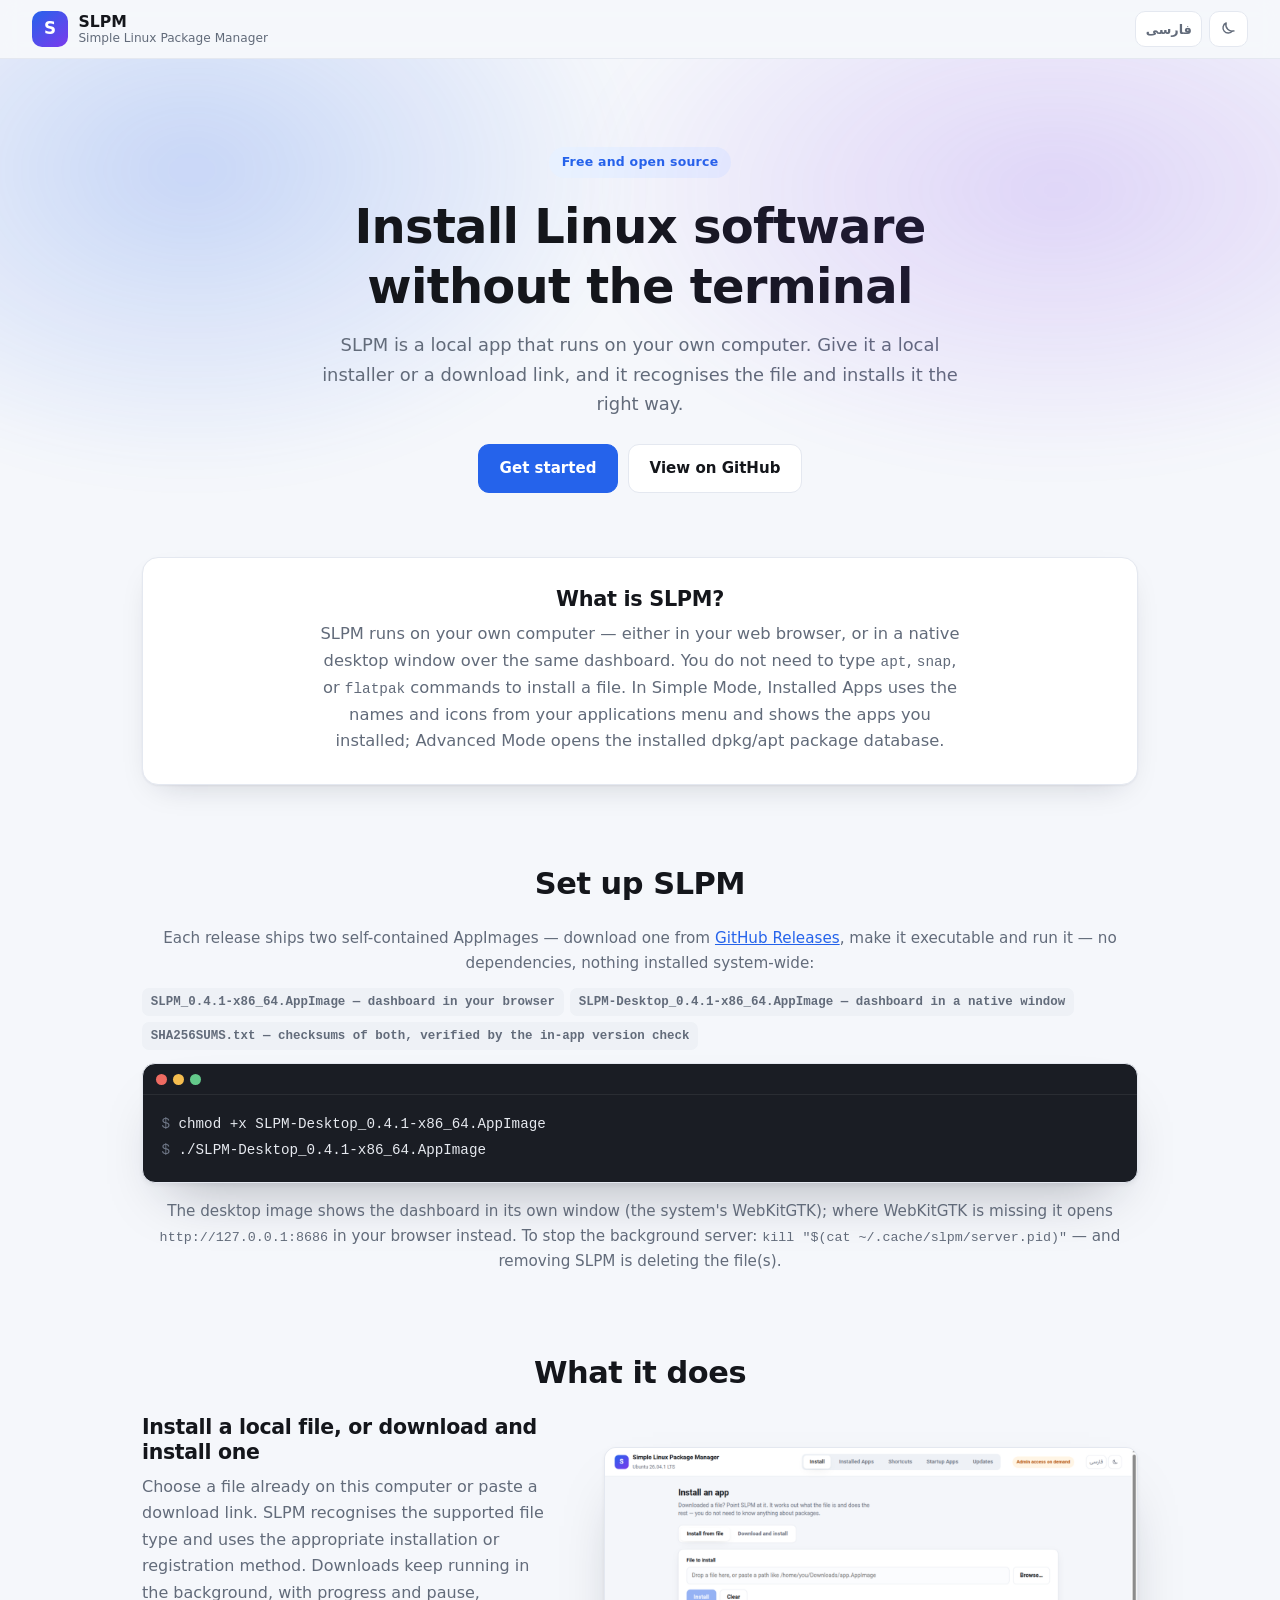
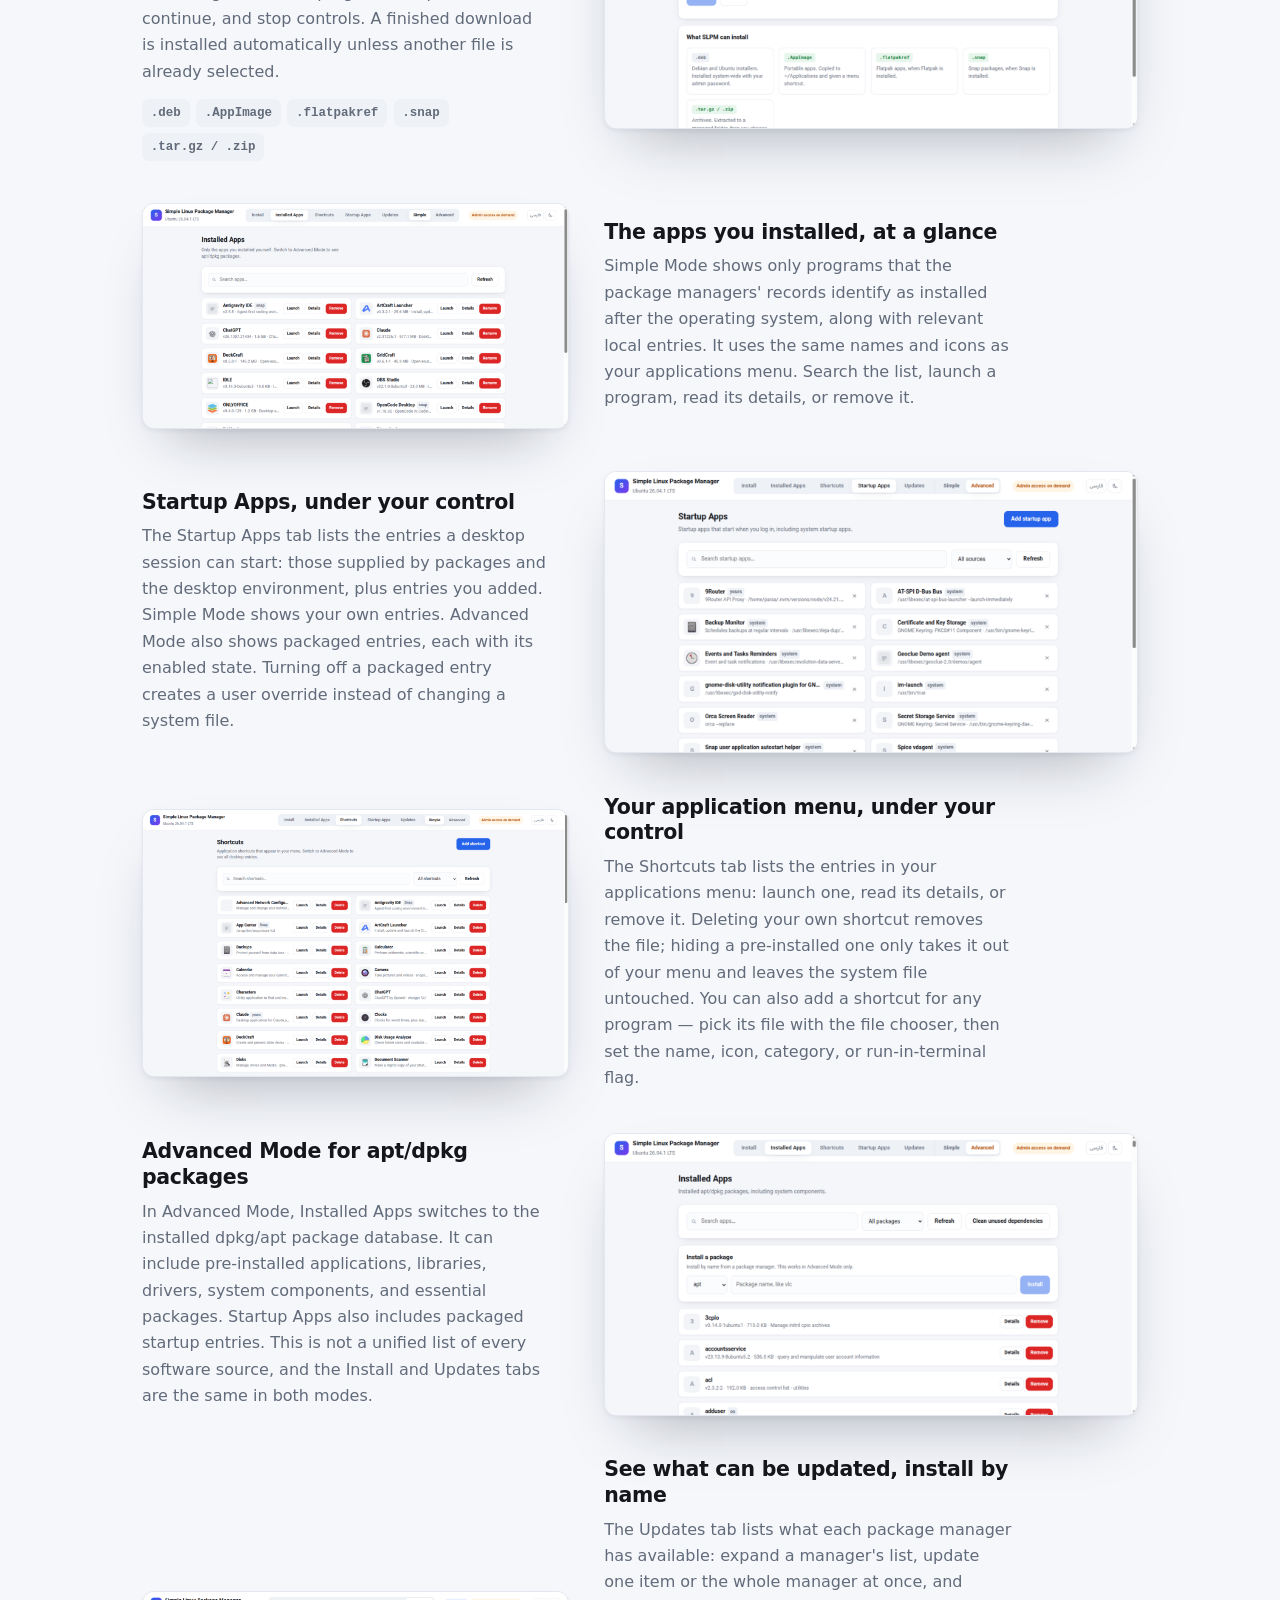
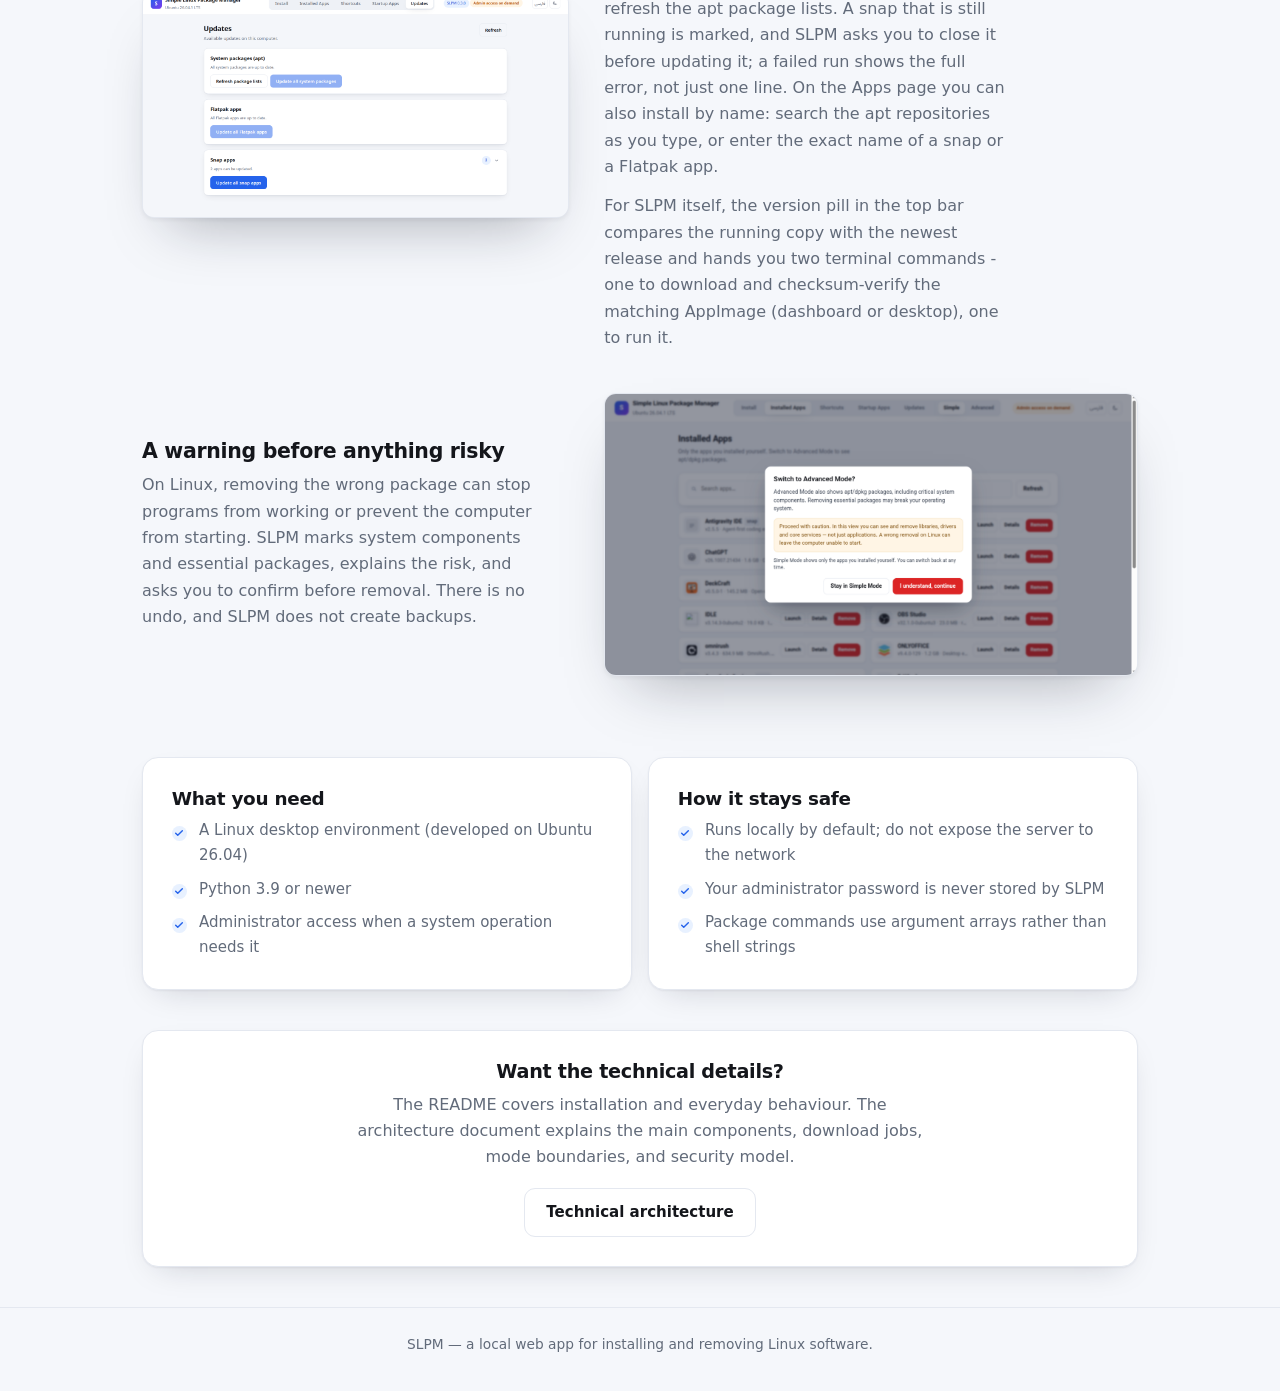
<file: docs/index.html>
<!doctype html>
<html lang="en" dir="ltr" data-lang="en" data-theme="light">
<head>
<meta charset="utf-8">
<meta name="viewport" content="width=device-width, initial-scale=1">
<meta name="color-scheme" content="light" id="site-color-scheme">
<title id="site-title">SLPM — Simple Linux Package Manager</title>
<meta name="description" id="site-description" content="Install and remove Linux software without the terminal. SLPM is a local app that runs on your own computer.">
<link rel="stylesheet" href="style.css">
<script>
/* Read the saved choice before the first paint, so a dark page never flashes white.
   localStorage rather than a cookie: GitHub Pages is static, so there is no server
   to send a cookie to. */
(function () {
  try {
    var t = localStorage.getItem('slpm-site-theme');
    if (t === 'dark' || t === 'light') document.documentElement.dataset.theme = t;
    var l = localStorage.getItem('slpm-site-lang');
    if (l !== 'en' && l !== 'fa') {
      // First visit: follow the browser's own language.
      l = (navigator.language || 'en').toLowerCase().indexOf('fa') === 0 ? 'fa' : 'en';
    }
    document.documentElement.dataset.lang = l;
    document.documentElement.lang = l;
    document.documentElement.dir = l === 'fa' ? 'rtl' : 'ltr';
  } catch (e) { /* private mode: keep the defaults already in the markup */ }
})();
</script>
</head>
<body>

<header class="bar">
  <a class="brand" href="#top">
    <span class="mark">S</span>
    <span class="brand-text">
      <strong>SLPM</strong>
      <span class="t-en">Simple Linux Package Manager</span>
      <span class="t-fa">مدیر بستهٔ سادهٔ لینوکس</span>
    </span>
  </a>
  <div class="bar-actions">
    <button type="button" id="lang-toggle" class="btn-icon" aria-label="Switch to Persian" title="Switch to Persian">
      <span class="t-en">فارسی</span>
      <span class="t-fa">English</span>
    </button>
    <button type="button" id="theme-toggle" class="btn-icon" aria-label="Switch to dark theme" title="Switch to dark theme">
      <svg class="i-moon" viewBox="0 0 24 24" aria-hidden="true"><path d="M20 14.5A8.5 8.5 0 019.5 4a7 7 0 108.5 10.5z"/></svg>
      <svg class="i-sun" viewBox="0 0 24 24" aria-hidden="true"><circle cx="12" cy="12" r="4.2"/><path d="M12 2.5v2.2M12 19.3v2.2M4.2 12H2M22 12h-2.2M5.6 5.6L4 4M20 20l-1.6-1.6M18.4 5.6L20 4M4 20l1.6-1.6"/></svg>
    </button>
  </div>
</header>

<main id="top">

  <!-- ------------------------------------------------------------- hero -->
  <section class="hero">
    <div class="hero-inner">
      <span class="pill">
        <span class="t-en">Free and open source</span>
        <span class="t-fa">رایگان و متن‌باز</span>
      </span>
      <h1>
        <span class="t-en">Install Linux software<br>without the terminal</span>
        <span class="t-fa">برنامه‌های لینوکس را<br>بدون ترمینال نصب کنید</span>
      </h1>
      <p class="lead">
        <span class="t-en">SLPM is a local app that runs on your own computer. Give it a local
          installer or a download link, and it recognises the file and installs it the right way.</span>
        <span class="t-fa">SLPM یک برنامهٔ محلی است که روی کامپیوتر خودتان اجرا می‌شود. فایلی را که
          می‌خواهید نصب کنید یا لینک دانلودش را به آن می‌دهید تا نوع فایل را تشخیص دهد و با روش
          مناسب نصبش کند.</span>
      </p>
      <div class="cta">
        <a class="btn btn-primary" href="#install">
          <span class="t-en">Get started</span>
          <span class="t-fa">شروع کنید</span>
        </a>
        <a class="btn btn-ghost" data-repo="" target="_blank" rel="noopener">
          <span class="t-en">View on GitHub</span>
          <span class="t-fa">مشاهده در GitHub</span>
        </a>
      </div>
    </div>
  </section>

  <!-- ------------------------------------------------------- what it is -->
  <section class="wrap">
    <div class="card intro">
      <h2>
        <span class="t-en">What is SLPM?</span>
        <span class="t-fa">SLPM چیست؟</span>
      </h2>
      <p>
        <span class="t-en">SLPM runs on your own computer — either in your web browser, or in a native
          desktop window over the same dashboard. You do not
          need to type <span class="mono">apt</span>, <span class="mono">snap</span>, or
          <span class="mono">flatpak</span> commands to install a file. In Simple Mode, Installed Apps
          uses the names and icons from your applications menu and shows the apps you installed;
          Advanced Mode opens the installed dpkg/apt package database.</span>
        <span class="t-fa">SLPM روی کامپیوتر خودتان اجرا می‌شود — چه در مرورگر، چه در یک پنجرهٔ بومی
          دسکتاپ روی همان داشبورد. برای نصب فایل
          لازم نیست خودتان دستورهای <span class="mono">apt</span>، <span class="mono">snap</span> یا
          <span class="mono">flatpak</span> را اجرا کنید. در حالت ساده، تب «برنامه‌های نصب‌شده»
          نام و نماد برنامه‌ها را همان‌طور که در منوی برنامه‌ها می‌بینید نشان می‌دهد؛ در این حالت
          فقط برنامه‌هایی دیده می‌شوند که خودتان نصب کرده‌اید. حالت پیشرفته فهرست بسته‌های
          نصب‌شدهٔ dpkg/apt را باز می‌کند.</span>
      </p>
    </div>
  </section>

  <!-- ---------------------------------------------------------- install -->
  <section class="wrap" id="install">
    <h2 class="section-title">
      <span class="t-en">Set up SLPM</span>
      <span class="t-fa">راه‌اندازی SLPM</span>
    </h2>

    <p class="after"><span class="t-en">Each release ships two self-contained AppImages — download one from
      <a href="https://github.com/parsasafaie/SLPM/releases/latest">GitHub Releases</a>, make it executable and run it — no
      dependencies, nothing installed system-wide:</span><span class="t-fa">هر انتشار دو AppImage خودکفا عرضه می‌کند — یکی را از
      <a href="https://github.com/parsasafaie/SLPM/releases/latest">Releases گیت‌هاب</a> بردارید، قابل‌اجراکندید و اجرا کنید — بدون وابستگی،
      بدون هیچ نصب سراسری:</span></p>
    <ul class="tags" style="margin-bottom:.8rem">
      <li>SLPM_0.4.1-x86_64.AppImage — <span class="t-en">dashboard in your browser</span><span class="t-fa">داشبورد در مرورگر</span></li>
      <li>SLPM-Desktop_0.4.1-x86_64.AppImage — <span class="t-en">dashboard in a native window</span><span class="t-fa">داشبورد در یک پنجرهٔ بومی</span></li>
      <li>SHA256SUMS.txt — <span class="t-en">checksums of both, verified by the in-app version check</span><span class="t-fa">خلاصهٔ هر دو ایمیج؛ بررسی نسخهٔ داخل برنامه آن را تأیید می‌کند</span></li>
    </ul>
    <div class="terminal"><div class="terminal-bar"><span></span><span></span><span></span></div><pre><code><span class="c-dim">$</span> chmod +x SLPM-Desktop_0.4.1-x86_64.AppImage
<span class="c-dim">$</span> ./SLPM-Desktop_0.4.1-x86_64.AppImage</code></pre></div>
    <p class="after"><span class="t-en">The desktop image shows the dashboard in its own window (the system's WebKitGTK);
      where WebKitGTK is missing it opens <span class="mono">http://127.0.0.1:8686</span> in your browser instead. To stop the
      background server: <span class="mono">kill "$(cat ~/.cache/slpm/server.pid)"</span> — and removing SLPM is
      deleting the file(s).</span><span class="t-fa">اپ‌ایمیج دسکتاپ داشبورد را در پنجرهٔ خودش نشان می‌دهد (با WebKitGTK
      خود سیستم)؛ هرجا WebKitGTK نبود، نشانی <span class="mono">http://127.0.0.1:8686</span> را در مرورگر باز می‌کند. برای توقف
      سرور پس‌زمینه: <span class="mono">kill "$(cat ~/.cache/slpm/server.pid)"</span> — و حذف SLPM یعنی پاک‌کردن همان
      فایل‌ها.</span></p>
  </section>

  <!-- --------------------------------------------------------- features -->
  <section class="wrap" id="features">
    <h2 class="section-title">
      <span class="t-en">What it does</span>
      <span class="t-fa">امکانات SLPM</span>
    </h2>

    <article class="feature">
      <div class="feature-text">
        <h3>
          <span class="t-en">Install a local file, or download and install one</span>
          <span class="t-fa">نصب فایل محلی یا دانلود و نصب خودکار</span>
        </h3>
        <p>
          <span class="t-en">Choose a file already on this computer or paste a download link. SLPM
            recognises the supported file type and uses the appropriate installation or registration method. Downloads
            keep running in the background, with progress and pause, continue, and stop controls. A
            finished download is installed automatically unless another file is already selected.</span>
          <span class="t-fa">فایلی را که از قبل روی این کامپیوتر دارید انتخاب کنید یا لینک دانلود
            را وارد کنید. SLPM نوع فایل پشتیبانی‌شده را تشخیص می‌دهد و روش مناسب را برای نصب یا ثبت آن به کار می‌گیرد.
            دانلود در پس‌زمینه انجام می‌شود و پیشرفت آن را همراه با کنترل‌های توقف موقت، ادامه و
            لغو دانلود می‌بینید. پس از پایان دانلود، فایل خودکار نصب می‌شود؛ مگر اینکه هم‌زمان فایل
            دیگری برای نصب انتخاب کرده باشید.</span>
        </p>
        <ul class="tags">
          <li>.deb</li><li>.AppImage</li><li>.flatpakref</li><li>.snap</li><li>.tar.gz / .zip</li>
        </ul>
      </div>
      <figure class="shot">
        <img data-shot="install" alt="" width="1440" height="760" loading="lazy">
      </figure>
    </article>

    <article class="feature flip">
      <div class="feature-text">
        <h3>
          <span class="t-en">The apps you installed, at a glance</span>
          <span class="t-fa">برنامه‌هایی که خودتان نصب کرده‌اید</span>
        </h3>
        <p>
          <span class="t-en">Simple Mode shows only programs that the package managers' records identify
            as installed after the operating system, along with relevant local entries. It uses the
            same names and icons as your applications menu. Search the list, launch a program, read
            its details, or remove it.</span>
          <span class="t-fa">حالت ساده فقط برنامه‌هایی را نشان می‌دهد که در سابقهٔ ابزارهای بسته،
            نصبشان پس از نصب سیستم‌عامل ثبت شده است، به‌همراه میان‌برهای محلی. نام و نماد هر
            برنامه از منوی برنامه‌ها گرفته می‌شود. در فهرست جست‌وجو کنید، برنامه را اجرا کنید،
            جزئیاتش را ببینید یا حذفش کنید.</span>
        </p>
      </div>
      <figure class="shot">
        <img data-shot="apps" alt="" width="1440" height="760" loading="lazy">
      </figure>
    </article>

    <article class="feature">
      <div class="feature-text">
        <h3>
          <span class="t-en">Startup Apps, under your control</span>
          <span class="t-fa">برنامه‌های استارتاپ، زیر نظر شما</span>
        </h3>
        <p>
          <span class="t-en">The Startup Apps tab lists the entries a desktop session can start:
            those supplied by packages and the desktop environment, plus entries you added. Simple
            Mode shows your own entries. Advanced Mode also shows packaged entries, each with its
            enabled state. Turning off a packaged entry creates a user override instead of changing a
            system file.</span>
          <span class="t-fa">تب «برنامه‌های استارتاپ» موردهایی را نشان می‌دهد که نشست دسکتاپ
            می‌تواند اجرا کند: موردهای ارائه‌شده توسط بسته‌ها و محیط دسکتاپ، به‌همراه موردهایی که
            خودتان اضافه کرده‌اید. حالت ساده فقط موردهای کاربری را نشان می‌دهد. حالت پیشرفته
            موردهای ارائه‌شده توسط بسته‌های سیستمی و وضعیت فعال یا غیرفعال هرکدام را هم نشان
            می‌دهد. برای غیرفعال‌کردن مورد بستهٔ سیستمی، SLPM به‌جای تغییر فایل سیستمی یک فایل
            کاربری هم‌نام می‌سازد.</span>
        </p>
      </div>
      <figure class="shot">
        <img data-shot="startup" alt="" width="1440" height="760" loading="lazy">
      </figure>
    </article>

    <article class="feature flip">
      <div class="feature-text">
        <h3>
          <span class="t-en">Your application menu, under your control</span>
          <span class="t-fa">منوی برنامه‌های شما، زیر نظر شما</span>
        </h3>
        <p>
          <span class="t-en">The Shortcuts tab lists the entries in your applications menu: launch one,
            read its details, or remove it. Deleting your own shortcut removes the file; hiding a
            pre-installed one only takes it out of your menu and leaves the system file untouched.
            You can also add a shortcut for any program — pick its file with the file chooser, then
            set the name, icon, category, or run-in-terminal flag.</span>
          <span class="t-fa">تب «میان‌برها» موردهای منوی برنامه‌های شما را فهرست می‌کند: یکی را اجرا
            کنید، جزئیاتش را ببینید یا حذفش کنید. حذف میان‌بر خودتان فایلش را پاک می‌کند؛
            پنهان‌کردن مورد از پیش نصب‌شده فقط آن را از منوی شما برمی‌دارد و فایل سیستمی دست‌نخورده
            می‌ماند. همچنین می‌توانید برای هر برنامه‌ای میان‌بر بسازید — فایلش را با انتخاب‌گر فایل
            بردارید و نام، آیکون، دسته‌بندی یا اجرا در ترمینال را تعیین کنید.</span>
        </p>
      </div>
      <figure class="shot">
        <img data-shot="shortcuts" alt="" width="1600" height="1000" loading="lazy">
      </figure>
    </article>

    <article class="feature">
      <div class="feature-text">
        <h3>
          <span class="t-en">Advanced Mode for apt/dpkg packages</span>
          <span class="t-fa">حالت پیشرفته برای بسته‌های apt/dpkg</span>
        </h3>
        <p>
          <span class="t-en">In Advanced Mode, Installed Apps switches to the installed dpkg/apt
            package database. It can include pre-installed applications, libraries, drivers, system
            components, and essential packages. Startup Apps also includes packaged startup entries.
            This is not a unified list of every software source, and the Install and Updates tabs
            are the same in both modes.</span>
          <span class="t-fa">در حالت پیشرفته، تب «برنامه‌های نصب‌شده» به فهرست بسته‌های نصب‌شدهٔ
            dpkg/apt تغییر می‌کند. در این فهرست ممکن است برنامه‌های از پیش نصب‌شده، کتابخانه‌ها،
            درایورها، اجزای سیستمی و بسته‌های حیاتی سیستم باشند. تب «برنامه‌های استارتاپ» نیز موردهای
            ارائه‌شده توسط بسته‌های سیستمی را نشان می‌دهد. این حالت فهرستی یکپارچه از همهٔ منابع نرم‌افزاری نیست
            و تب‌های «نصب» و «به‌روزرسانی‌ها» در هر دو حالت یکسان هستند.</span>
        </p>
      </div>
      <figure class="shot">
        <img data-shot="advanced" alt="" width="1440" height="760" loading="lazy">
      </figure>
    </article>

    <article class="feature flip">
      <div class="feature-text">
        <h3>
          <span class="t-en">See what can be updated, install by name</span>
          <span class="t-fa">به‌روزرسانی‌ها را ببینید و با نام نصب کنید</span>
        </h3>
        <p>
          <span class="t-en">The Updates tab lists what each package manager
            has available: expand a manager's list, update one item or the whole manager at once, and
            refresh the apt package lists. A snap that is still running is marked, and SLPM asks you
            to close it before updating it; a failed run shows the full error, not just one line. On
            the Apps page you can also install by name: search the apt repositories as you type, or
            enter the exact name of a snap or a Flatpak app.</span>
          <span class="t-fa">تب «به‌روزرسانی‌ها» فهرست می‌کند هر مدیر بسته چه
            چیزی برای به‌روزرسانی دارد: فهرست یک مدیر را باز کنید، یک مورد را جداگانه یا همهٔ موارد
            آن را یک‌جا به‌روزرسانی کنید و فهرست بسته‌های apt را تازه کنید. snapی که هنوز
            درحال‌اجراست مشخص می‌شود و SLPM پیش از به‌روزرسانی آن از شما می‌خواهد آن را ببندید؛
            اگر اجرا شکست بخورد، خطای کامل نشان داده می‌شود، نه فقط یک خط. در صفحهٔ برنامه‌ها
            می‌توانید با نام هم نصب کنید: مخازن apt را حین تایپ جست‌وجو کنید یا نام دقیق یک snap
            یا یک برنامهٔ Flatpak را وارد کنید.</span>
        </p>
        <p>
          <span class="t-en">For SLPM itself, the version pill in the top bar
            compares the running copy with the newest release and hands you two
            terminal commands - one to download and checksum-verify the matching
            AppImage (dashboard or desktop), one to run it.</span>
          <span class="t-fa">برای خود SLPM، نشان نسخه در نوار بالای برنامه
            نسخهٔ درحال‌اجرا را با جدیدترین انتشار مقایسه می‌کند و دو دستور ترمینال
            تحویل می‌دهد؛ یکی برای دانلود و بررسی درستی اپ‌ایمیج هم‌خانواده (وب یا دسکتاپ)
            و یکی برای اجرای آن.</span>
        </p>
      </div>
      <figure class="shot">
        <img data-shot="updates" alt="" width="1440" height="760" loading="lazy">
      </figure>
    </article>

    <article class="feature">
      <div class="feature-text">
        <h3>
          <span class="t-en">A warning before anything risky</span>
          <span class="t-fa">هشدار پیش از عملیات پرخطر</span>
        </h3>
        <p>
          <span class="t-en">On Linux, removing the wrong package can stop programs from working or
            prevent the computer from starting. SLPM marks system components and essential packages,
            explains the risk, and asks you to confirm before removal. There is no undo, and SLPM
            does not create backups.</span>
          <span class="t-fa">در لینوکس، حذف بستهٔ اشتباه می‌تواند برنامه‌ها را از کار بیندازد یا
            مانع روشن‌شدن کامپیوتر شود. SLPM جزء سیستمی یا بستهٔ حیاتی سیستم را مشخص می‌کند،
            خطر را توضیح می‌دهد و پیش از حذف از شما تأیید می‌گیرد. SLPM نمی‌تواند تغییرات را
            بازگرداند و نسخهٔ پشتیبان نمی‌سازد.</span>
        </p>
      </div>
      <figure class="shot">
        <img data-shot="warning" alt="" width="1440" height="760" loading="lazy">
      </figure>
    </article>
  </section>

  <!-- ------------------------------------------------------- safety/how -->
  <section class="wrap">
    <div class="two-col">
      <div class="card">
        <h2>
          <span class="t-en">What you need</span>
          <span class="t-fa">پیش‌نیازها</span>
        </h2>
        <ul class="ticks">
          <li>
            <span class="t-en">A Linux desktop environment (developed on Ubuntu 26.04)</span>
            <span class="t-fa">لینوکس با محیط دسکتاپ (توسعه روی Ubuntu 26.04)</span>
          </li>
          <li>
            <span class="t-en">Python 3.9 or newer</span>
            <span class="t-fa">Python 3.9 یا جدیدتر</span>
          </li>
          <li>
            <span class="t-en">Administrator access when a system operation needs it</span>
            <span class="t-fa">دسترسی مدیر برای عملیات سطح سیستم</span>
          </li>
        </ul>
      </div>

      <div class="card">
        <h2>
          <span class="t-en">How it stays safe</span>
          <span class="t-fa">ایمنی SLPM</span>
        </h2>
        <ul class="ticks">
          <li>
            <span class="t-en">Runs locally by default; do not expose the server to the network</span>
            <span class="t-fa">به‌صورت پیش‌فرض محلی اجرا می‌شود؛ سرور را در دسترس شبکه قرار ندهید</span>
          </li>
          <li>
            <span class="t-en">Your administrator password is never stored by SLPM</span>
            <span class="t-fa">SLPM رمز مدیر شما را ذخیره نمی‌کند</span>
          </li>
          <li>
            <span class="t-en">Package commands use argument arrays rather than shell strings</span>
            <span class="t-fa">دستورهای مدیریت بسته با آرایهٔ آرگومان اجرا می‌شوند، نه با رشتهٔ shell</span>
          </li>
        </ul>
      </div>
    </div>
  </section>

  <!-- ------------------------------------------------------------ more -->
  <section class="wrap">
    <div class="card more">
      <h2>
        <span class="t-en">Want the technical details?</span>
        <span class="t-fa">جزئیات فنی می‌خواهید؟</span>
      </h2>
      <p>
        <span class="t-en">The README covers installation and everyday behaviour. The architecture
          document explains the main components, download jobs, mode boundaries, and security model.</span>
        <span class="t-fa">README روش نصب و رفتار معمول برنامه را توضیح می‌دهد. سند معماری هم اجزای
          اصلی، نحوهٔ مدیریت دانلودها، مرز حالت‌ها و مدل امنیتی را دقیق‌تر توضیح می‌دهد.</span>
      </p>
      <div class="cta">
        <a class="btn btn-ghost lang-en-only" data-repo="ARCHITECTURE.md" target="_blank" rel="noopener">
          <span class="t-en">Technical architecture</span>
          <span class="t-fa">معماری فنی</span>
        </a>
        <a class="btn btn-ghost lang-fa-only" data-repo="ARCHITECTURE.fa.md" target="_blank" rel="noopener">
          <span class="t-en">Technical architecture</span>
          <span class="t-fa">معماری فنی</span>
        </a>
      </div>
    </div>
  </section>

</main>

<footer class="foot">
  <p>
    <span class="t-en">SLPM — a local web app for installing and removing Linux software.</span>
    <span class="t-fa">SLPM — برنامهٔ وب محلی برای نصب و حذف نرم‌افزارهای لینوکس.</span>
  </p>
</footer>

<script src="site.js"></script>
</body>
</html>
</file>
<file: docs/style.css>
/* SLPM product page. One stylesheet, no build step, no dependencies.
 *
 * Theming works the same way as the app: every colour is a variable, the light
 * values live in :root and the dark ones override them under [data-theme="dark"].
 * Language is handled by showing/hiding .t-en / .t-fa, so the page renders in the
 * right language on the first paint without waiting for JavaScript.
 */

:root {
  --bg: #f5f7fb;
  --surface: #ffffff;
  --line: #e4e8f0;
  --text: #14161b;
  --muted: #626b7a;
  --accent: #2563eb;
  --accent-dark: #1d4ed8;
  --accent-soft: #e8f1ff;
  --code-bg: #eef1f6;
  --term-bg: #1a1d24;
  --term-text: #e6e9ef;
  --term-dim: #6f7787;
  --shadow: 0 1px 2px rgba(16, 24, 40, .05), 0 12px 32px -16px rgba(16, 24, 40, .22);
  --shadow-lg: 0 2px 4px rgba(16, 24, 40, .05), 0 30px 60px -28px rgba(16, 24, 40, .35);
  --radius: 16px;
  --font: "Segoe UI Variable", "Segoe UI", Inter, system-ui, -apple-system, "Noto Sans",
          Ubuntu, Cantarell, "Vazirmatn", sans-serif;
  --mono: "Cascadia Code", "JetBrains Mono", ui-monospace, "SF Mono", Menlo, monospace;
  --maxw: 1060px;
}

:root[data-theme="dark"] {
  --bg: #0e1015;
  --surface: #171a21;
  --line: #2a2f3a;
  --text: #e8eaef;
  --muted: #98a1b0;
  --accent: #5b8def;
  --accent-dark: #7ba4f5;
  --accent-soft: #1b2740;
  --code-bg: #222731;
  --term-bg: #0a0c10;
  --term-text: #e6e9ef;
  --term-dim: #6b7383;
  --shadow: 0 1px 2px rgba(0, 0, 0, .4), 0 12px 32px -16px rgba(0, 0, 0, .8);
  --shadow-lg: 0 2px 4px rgba(0, 0, 0, .5), 0 30px 60px -28px rgba(0, 0, 0, .9);
}

* { box-sizing: border-box; }

html { scroll-behavior: smooth; }

body {
  margin: 0;
  background: var(--bg);
  color: var(--text);
  font-family: var(--font);
  font-size: 16px;
  line-height: 1.65;
  -webkit-font-smoothing: antialiased;
}

h1, h2, h3 { margin: 0 0 .5rem; font-weight: 680; letter-spacing: -.015em; line-height: 1.25; }
p { margin: 0 0 .8rem; }
p:last-child { margin-bottom: 0; }
a { color: var(--accent); }
code, .mono { font-family: var(--mono); font-size: .88em; }
code { background: var(--code-bg); padding: .12rem .38rem; border-radius: 5px; }

/* --------------------------------------------------------------- language */

:root[data-lang="en"] .t-fa { display: none !important; }
:root[data-lang="fa"] .t-en { display: none !important; }
:root[data-lang="en"] .lang-fa-only { display: none !important; }
:root[data-lang="fa"] .lang-en-only { display: none !important; }

/* Persian gets a slightly larger line height: the script is denser and taller. */
:root[data-lang="fa"] body { line-height: 1.85; }
:root[data-lang="fa"] h1 { line-height: 1.4; letter-spacing: 0; }
:root[data-lang="fa"] h2, :root[data-lang="fa"] h3 { line-height: 1.5; letter-spacing: 0; }
/* Latin words inside a Persian sentence must not be reordered by the bidi algorithm.
   `isolate` alone is not enough for text that starts with a neutral character: in an
   RTL paragraph the bidi algorithm moves a leading "." to the other side, so ".deb"
   would read as "deb.". These spans hold technical tokens that are left-to-right by
   nature, so they are given their own LTR direction as well as isolation. */
:root[data-lang="fa"] .mono,
:root[data-lang="fa"] code,
:root[data-lang="fa"] .tags li {
  unicode-bidi: isolate;
  direction: ltr;
}
/* A tag is a small block, so in the RTL layout it should still sit flush to the
   start of the (mirrored) column rather than drifting left. */
:root[data-lang="fa"] .tags { justify-content: flex-start; }

/* ------------------------------------------------------------------- bar */

.bar {
  position: sticky; top: 0; z-index: 20;
  display: flex; align-items: center; justify-content: space-between; gap: 1rem;
  padding: .7rem clamp(1rem, 4vw, 2rem);
  background: color-mix(in srgb, var(--bg) 88%, transparent);
  backdrop-filter: blur(10px);
  border-bottom: 1px solid var(--line);
}
.brand { display: flex; align-items: center; gap: .65rem; text-decoration: none; color: inherit; }
.mark {
  width: 36px; height: 36px; flex: 0 0 auto; border-radius: 10px;
  background: linear-gradient(140deg, var(--accent), #7c3aed);
  color: #fff; display: grid; place-items: center; font-weight: 700; font-size: 1.05rem;
}
.brand-text { display: flex; flex-direction: column; line-height: 1.25; }
.brand-text strong { font-size: .98rem; font-weight: 700; }
.brand-text span { font-size: .76rem; color: var(--muted); }
.bar-actions { display: flex; gap: .4rem; }

.btn-icon {
  height: 36px; min-width: 36px; padding: 0 .6rem;
  display: inline-flex; align-items: center; justify-content: center;
  font: inherit; font-size: .8rem; font-weight: 650; white-space: nowrap;
  border: 1px solid var(--line); border-radius: 10px;
  background: var(--surface); color: var(--muted); cursor: pointer;
  transition: background .15s, color .15s, border-color .15s;
}
.btn-icon:hover { background: var(--accent-soft); color: var(--accent); border-color: var(--accent); }
.btn-icon:focus-visible { outline: none; border-color: var(--accent); box-shadow: 0 0 0 3px color-mix(in srgb, var(--accent) 25%, transparent); }
.btn-icon svg { width: 18px; height: 18px; fill: none; stroke: currentColor; stroke-width: 1.9; stroke-linecap: round; stroke-linejoin: round; }
.btn-icon .i-sun, .btn-icon .i-moon { display: none; }
:root[data-theme="light"] .btn-icon .i-moon { display: block; }
:root[data-theme="dark"] .btn-icon .i-sun { display: block; }

/* ------------------------------------------------------------------ hero */

.hero {
  position: relative; overflow: hidden;
  padding: clamp(3rem, 9vw, 5.5rem) clamp(1rem, 4vw, 2rem) clamp(2.5rem, 6vw, 4rem);
  text-align: center;
}
/* A soft two-colour glow behind the headline. */
.hero::before {
  content: ""; position: absolute; inset: -40% 50% auto -20%; height: 620px;
  background: radial-gradient(closest-side, color-mix(in srgb, var(--accent) 22%, transparent), transparent);
  filter: blur(20px); pointer-events: none;
}
.hero::after {
  content: ""; position: absolute; inset: -30% -20% auto 45%; height: 560px;
  background: radial-gradient(closest-side, color-mix(in srgb, #7c3aed 18%, transparent), transparent);
  filter: blur(20px); pointer-events: none;
}
.hero-inner { position: relative; max-width: 760px; margin: 0 auto; }
.pill {
  display: inline-block; margin-bottom: 1.1rem;
  font-size: .78rem; font-weight: 650; letter-spacing: .02em;
  padding: .32rem .8rem; border-radius: 999px;
  background: var(--accent-soft); color: var(--accent);
}
.hero h1 { font-size: clamp(1.85rem, 5.2vw, 3rem); margin-bottom: .9rem; }
.lead { font-size: clamp(1rem, 2.2vw, 1.12rem); color: var(--muted); max-width: 56ch; margin: 0 auto 1.6rem; }
.cta { display: flex; gap: .6rem; justify-content: center; flex-wrap: wrap; }

.btn {
  display: inline-flex; align-items: center; justify-content: center;
  font: inherit; font-weight: 620; font-size: .94rem; text-decoration: none;
  padding: .68rem 1.3rem; border-radius: 11px; border: 1px solid var(--line);
  background: var(--surface); color: var(--text); cursor: pointer;
  transition: background .15s, border-color .15s, transform .06s;
}
.btn:hover { transform: translateY(-1px); }
.btn:active { transform: translateY(0); }
.btn-primary { background: var(--accent); border-color: var(--accent); color: #fff; }
.btn-primary:hover { background: var(--accent-dark); border-color: var(--accent-dark); }
.btn-ghost:hover { background: var(--accent-soft); border-color: var(--accent); color: var(--accent); }

/* --------------------------------------------------------------- layout */

.wrap { max-width: var(--maxw); margin: 0 auto; padding: 0 clamp(1rem, 4vw, 2rem) 2.5rem; }

.section-title {
  font-size: clamp(1.4rem, 3.4vw, 1.9rem);
  margin: 2.5rem 0 1.4rem; text-align: center;
}

.card {
  background: var(--surface); border: 1px solid var(--line);
  border-radius: var(--radius); box-shadow: var(--shadow);
  padding: clamp(1.2rem, 3vw, 1.8rem);
}
.intro { text-align: center; }
.intro h2 { font-size: 1.3rem; }
.intro p { color: var(--muted); max-width: 62ch; margin: 0 auto; font-size: 1.02rem; }

.two-col { display: grid; grid-template-columns: repeat(auto-fit, minmax(300px, 1fr)); gap: 1rem; }
.two-col h2 { font-size: 1.15rem; }

/* --------------------------------------------------------------- steps */

.steps { list-style: none; margin: 0 0 1.2rem; padding: 0; display: grid; gap: .8rem; }
.steps li {
  display: flex; gap: .9rem; align-items: flex-start;
  background: var(--surface); border: 1px solid var(--line);
  border-radius: 13px; padding: 1rem 1.1rem; box-shadow: var(--shadow);
}
.step-num {
  width: 30px; height: 30px; flex: 0 0 auto; border-radius: 9px;
  background: var(--accent-soft); color: var(--accent);
  display: grid; place-items: center; font-weight: 700; font-size: .92rem;
}
.steps h3 { font-size: 1rem; margin-bottom: .15rem; }
.steps p { font-size: .92rem; color: var(--muted); margin: 0; }

/* ------------------------------------------------------------ terminal */

.terminal {
  background: var(--term-bg); border-radius: 13px; overflow: hidden;
  box-shadow: var(--shadow-lg); border: 1px solid var(--line);
}
.terminal-bar { display: flex; gap: .38rem; padding: .6rem .8rem; border-bottom: 1px solid rgba(255,255,255,.07); }
.terminal-bar span { width: 11px; height: 11px; border-radius: 50%; background: #4b5563; }
.terminal-bar span:first-child { background: #ef6b62; }
.terminal-bar span:nth-child(2) { background: #f5bd4f; }
.terminal-bar span:nth-child(3) { background: #63c98a; }
.terminal pre { margin: 0; padding: 1rem 1.15rem 1.15rem; overflow-x: auto; }
.terminal code {
  background: none; padding: 0; color: var(--term-text);
  font-size: .89rem; line-height: 1.85; direction: ltr; display: block;
  text-align: left; unicode-bidi: isolate;
}
.c-dim { color: var(--term-dim); user-select: none; }

.after { margin-top: 1rem; color: var(--muted); font-size: .95rem; text-align: center; }

/* ------------------------------------------------------------ features */

.feature {
  display: grid; grid-template-columns: 1fr; gap: 1.3rem;
  align-items: center; margin-bottom: 2.6rem;
}
.feature-text h3 { font-size: 1.28rem; }
.feature-text p { color: var(--muted); }
.feature-text .tags { margin-top: .9rem; }

.tags { list-style: none; display: flex; flex-wrap: wrap; gap: .4rem; margin: 0; padding: 0; }
.tags li {
  font-family: var(--mono); font-size: .78rem; font-weight: 600;
  padding: .22rem .55rem; border-radius: 7px;
  background: var(--code-bg); color: var(--muted);
}

/* The screenshot sits in a small browser-chrome frame so it reads as a real
   window rather than a floating picture. */
.shot { margin: 0; }
.shot img {
  display: block; width: 100%; height: auto; border-radius: 12px;
  border: 1px solid var(--line); box-shadow: var(--shadow-lg);
  background: var(--surface);
}

@media (min-width: 860px) {
  .feature { grid-template-columns: 1fr 1.25fr; gap: 2.2rem; }
  .feature.flip .feature-text { order: 2; }
  .feature.flip .shot { order: 1; }
  .feature-text { max-width: 40ch; }
}

/* -------------------------------------------------------------- ticks */

.ticks { list-style: none; margin: 0; padding: 0; display: grid; gap: .55rem; }
.ticks li { position: relative; padding-inline-start: 1.7rem; font-size: .94rem; color: var(--muted); }
.ticks li::before {
  content: ""; position: absolute; inset-inline-start: 0; top: .48em;
  width: 15px; height: 15px; border-radius: 50%;
  background: var(--accent-soft) url("data:image/svg+xml,%3Csvg xmlns='http://www.w3.org/2000/svg' viewBox='0 0 24 24' fill='none' stroke='%232563eb' stroke-width='3.4' stroke-linecap='round' stroke-linejoin='round'%3E%3Cpath d='M4 12.5l5 5L20 6.5'/%3E%3C/svg%3E") center/10px no-repeat;
}

/* --------------------------------------------------------------- more */

.more { text-align: center; }
.more h2 { font-size: 1.2rem; }
.more p { color: var(--muted); max-width: 58ch; margin: 0 auto 1.1rem; }
.more .cta { justify-content: center; }

.foot {
  border-top: 1px solid var(--line); padding: 1.6rem 1rem 2.2rem;
  text-align: center; color: var(--muted); font-size: .86rem;
}
</file>
